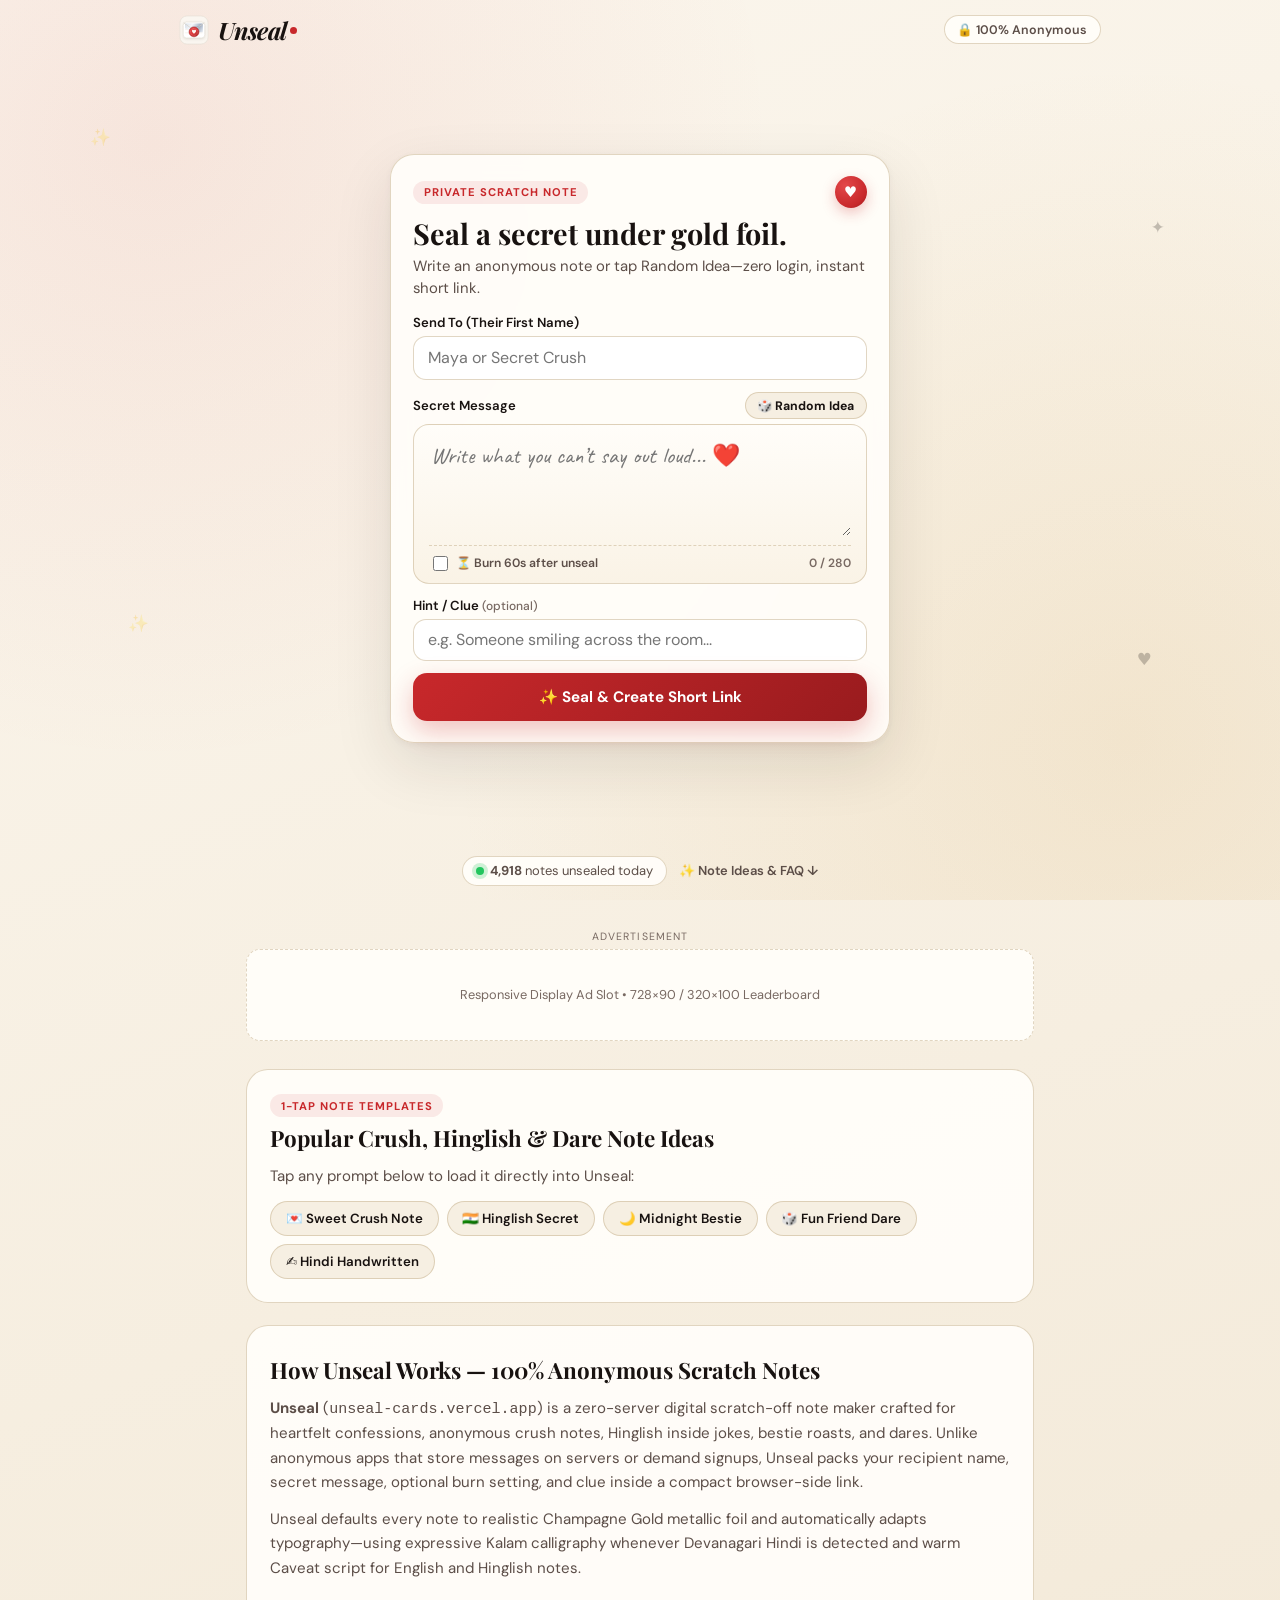
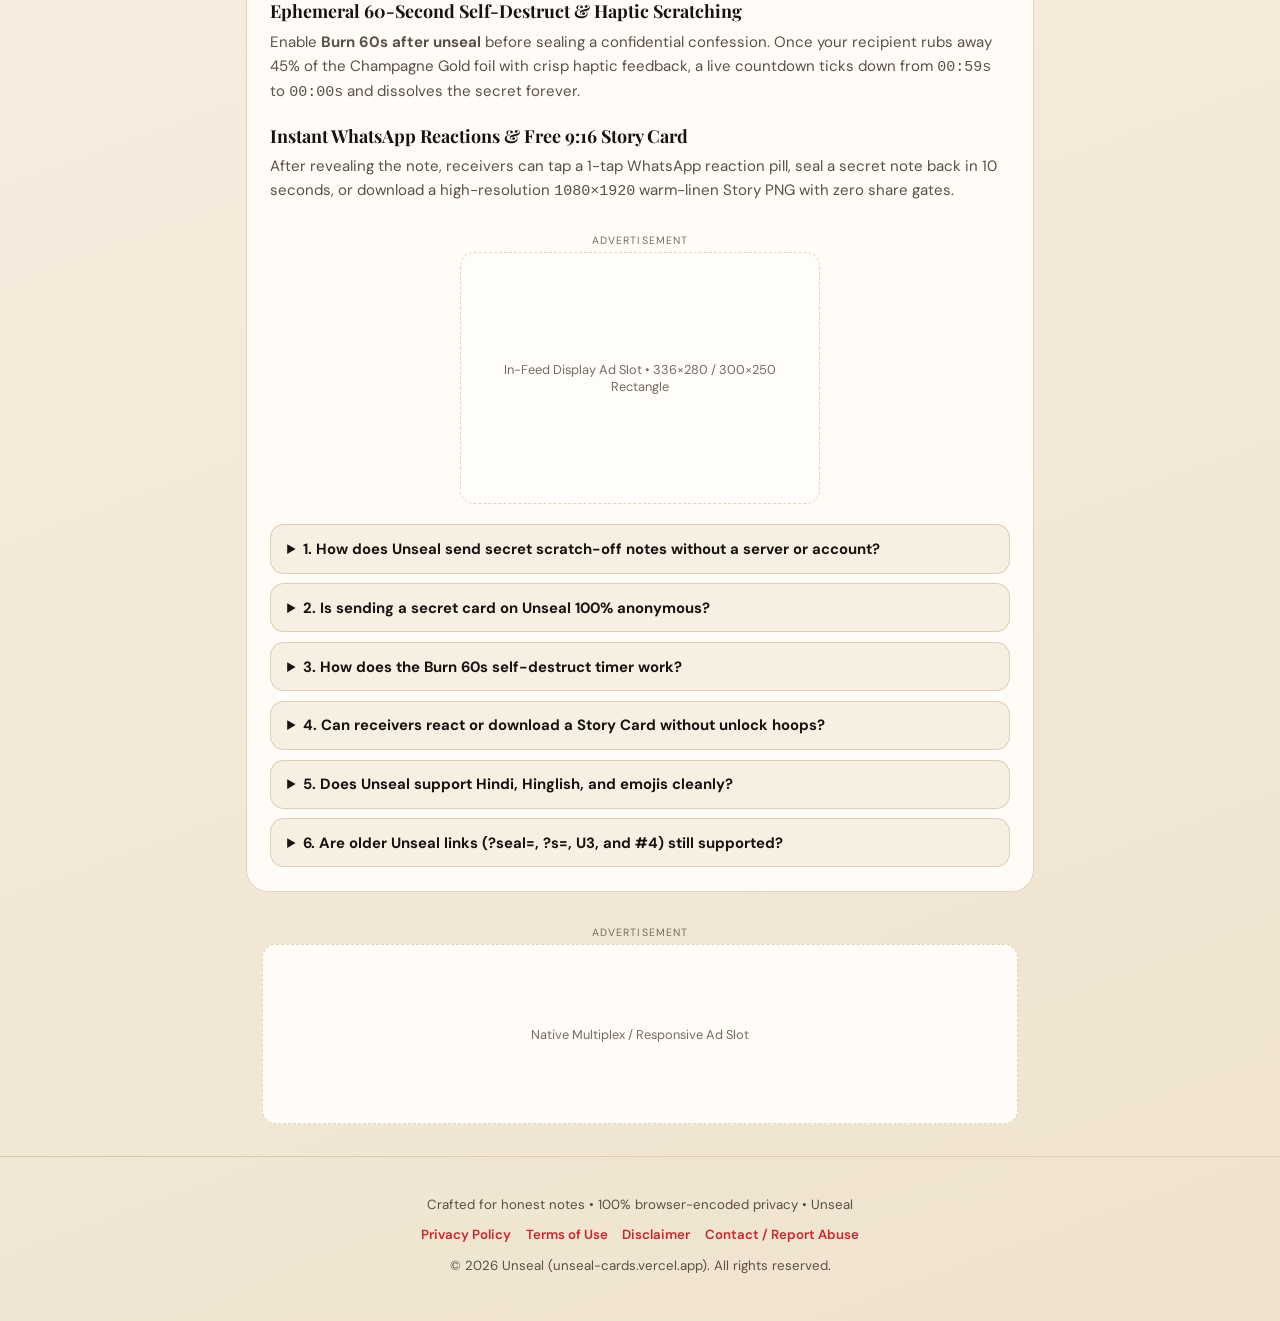
<file: index.html>
<!DOCTYPE html>
<html lang="en">

<head>
  <meta name="google-site-verification" content="S7rZ92XMf3c_kQliI7A_g4i2APwAkF-cC-5eMh1wmI8" />
  <meta charset="UTF-8">
  <meta name="viewport" content="width=device-width, initial-scale=1.0, viewport-fit=cover">

  <!-- Google Tag Manager (GTM) -->
  <script async src="https://www.googletagmanager.com/gtm.js?id=GTM-TVRB9WZV"></script>
  <script>
    window.dataLayer = window.dataLayer || [];
    function gtag() { dataLayer.push(arguments); }
    gtag('js', new Date());
  </script>

  <!-- Instant Receiver Boot Guard (zero composer flash) -->
  <script>
    (function () {
      var search = location.search || '';
      var hash = location.hash || '';
      var isSectionHash = /^#(privacy|terms|disclaimer|contact|editorialGuide|faqSection|ideaVault)$/i.test(hash);
      var isRec = !isSectionHash && (
        search.indexOf('seal=') !== -1 ||
        search.indexOf('s=') !== -1 ||
        /^#(s=|seal=|u3|u4|4|5)/i.test(hash) ||
        (hash.length > 18 && hash.indexOf(' ') === -1)
      );
      if (isRec) document.documentElement.classList.add('receiver-boot');
    })();
  </script>

  <title>Unseal — Anonymous Scratch-Off Secret Notes &amp; Confessions</title>
  <meta name="description"
    content="Send an anonymous Champagne Gold scratch-off note on WhatsApp &amp; Instagram with a short link. Optional 60s self-destruct timer, 1-tap WhatsApp reactions &amp; instant 9:16 Story Card export.">

  <!-- Google Search Console: Comprehensive High-Intent Keywords (English & Hinglish) -->
  <meta name="keywords"
    content="unseal, secret scratch note maker, anonymous secret message link whatsapp, secret crush confession card online, digital scratch card maker, confession link generator instagram story, self destruct secret note, anonymous hinglish confession link, pyar ka izhaar scratch card, secret dare link for friends, unseal-cards.vercel.app">
  <meta name="author" content="Unseal">
  <meta name="robots" content="index, follow, max-image-preview:large, max-snippet:-1, max-video-preview:-1">
  <meta name="theme-color" content="#C8282B">
  <meta name="mobile-web-app-capable" content="yes">
  <meta name="apple-mobile-web-app-capable" content="yes">
  <meta name="apple-mobile-web-app-status-bar-style" content="default">
  <meta name="apple-mobile-web-app-title" content="Unseal">

  <!-- Google AdSense Verification Slot -->
  <meta name="google-adsense-account" content="ca-pub-0000000000000000">

  <link rel="canonical" href="https://unseal-cards.vercel.app/">

  <!-- OpenGraph / WhatsApp / Telegram / Instagram Rich Link Preview Card -->
  <meta property="og:type" content="website">
  <meta property="og:site_name" content="Unseal">
  <meta property="og:locale" content="en_US">
  <meta property="og:url" content="https://unseal-cards.vercel.app/">
  <meta property="og:title" content="💌 Someone Sealed a Secret Note for You — Scratch Gold Foil to Unseal">
  <meta property="og:description"
    content="Rub Champagne Gold foil with your finger to reveal a private note before it vanishes—zero login required.">
  <meta property="og:image" content="https://unseal-cards.vercel.app/assets/og-image.png">
  <meta property="og:image:secure_url" content="https://unseal-cards.vercel.app/assets/og-image.png">
  <meta property="og:image:type" content="image/png">
  <meta property="og:image:width" content="1200">
  <meta property="og:image:height" content="630">
  <meta property="og:image:alt" content="Unseal private postcard sealed under brushed champagne gold foil">

  <!-- Twitter Card -->
  <meta name="twitter:card" content="summary_large_image">
  <meta name="twitter:title" content="💌 Someone Sealed a Secret Note for You — Unseal">
  <meta name="twitter:description"
    content="Rub brushed champagne gold foil to reveal a secret note + react back in 1 tap.">
  <meta name="twitter:image" content="https://unseal-cards.vercel.app/assets/og-image.png">

  <!-- Brand Icons & PWA Manifest -->
  <link rel="icon" type="image/svg+xml" href="assets/favicon.svg">
  <link rel="icon" type="image/png" sizes="32x32" href="assets/favicon-32x32.png">
  <link rel="apple-touch-icon" sizes="180x180" href="assets/apple-touch-icon.png">
  <link rel="manifest" href="site.webmanifest">

  <!-- Signature Curated Google Fonts (Caveat Script, Hindi Kalam, Playfair Display, DM Sans) -->
  <link rel="preconnect" href="https://fonts.googleapis.com">
  <link rel="preconnect" href="https://fonts.gstatic.com" crossorigin>
  <link
    href="https://fonts.googleapis.com/css2?family=Caveat:wght@600;700&amp;family=DM+Sans:ital,opsz,wght@0,9..40,400;0,9..40,500;0,9..40,600;0,9..40,700;1,9..40,400&amp;family=Kalam:wght@400;700&amp;family=Noto+Sans+Devanagari:wght@400;500;700&amp;family=Playfair+Display:ital,wght@0,600;0,700;1,500;1,700&amp;display=swap"
    rel="stylesheet">

  <!-- Stylesheet -->
  <link rel="stylesheet" href="styles.css">

  <!-- Schema.org JSON-LD: WebApplication -->
  <script type="application/ld+json">
  {
    "@context": "https://schema.org",
    "@type": "WebApplication",
    "name": "Unseal",
    "alternateName": "Unseal Anonymous Scratch-Off Secret Note App",
    "url": "https://unseal-cards.vercel.app/",
    "description": "Free zero-server scratch-off secret note maker with ultra-short browser-side links, Champagne Gold foil canvas, automatic Hindi Kalam and English Script handwriting, 60-second ephemeral burn timer, and free 1080x1920 Story Card export.",
    "applicationCategory": "SocialNetworkingApplication",
    "operatingSystem": "All",
    "browserRequirements": "Requires JavaScript and HTML5 Canvas",
    "isAccessibleForFree": true,
    "keywords": "secret scratch note maker, anonymous whatsapp confession link, hindi hinglish scratch card, self destruct note link",
    "image": "https://unseal-cards.vercel.app/assets/og-image.png",
    "offers": {
      "@type": "Offer",
      "price": "0",
      "priceCurrency": "USD"
    },
    "featureList": [
      "100% browser-encoded short links with zero server database storage",
      "Champagne Gold metallic foil canvas with tactile haptic feedback",
      "Auto-detected Hindi Kalam and English Caveat script handwriting",
      "Optional 60-second ephemeral self-destruct timer after reveal",
      "Instant 1-tap WhatsApp reactions and free 1080x1920 Story Card PNG export"
    ]
  }
  </script>

  <!-- Schema.org JSON-LD: FAQPage -->
  <script type="application/ld+json">
  {
    "@context": "https://schema.org",
    "@type": "FAQPage",
    "mainEntity": [
      {
        "@type": "Question",
        "name": "How does Unseal send secret scratch-off notes without a server or account?",
        "acceptedAnswer": {
          "@type": "Answer",
          "text": "Unseal compresses your recipient name, message, clue, and burn setting directly inside your browser into a short URL. No backend database or account ever reads or stores your note."
        }
      },
      {
        "@type": "Question",
        "name": "Is sending a secret card on Unseal 100% anonymous?",
        "acceptedAnswer": {
          "@type": "Answer",
          "text": "Yes. Unseal never asks for your name, phone number, email, or login. You choose how much hint—if any—to include inside the optional Clue box."
        }
      },
      {
        "@type": "Question",
        "name": "How does the Burn 60s self-destruct timer work?",
        "acceptedAnswer": {
          "@type": "Answer",
          "text": "When Burn 60s after unseal is enabled, a live 00:59s countdown begins as soon as the receiver scratches 45% of the gold foil. At 00:00, the secret note dissolves cleanly."
        }
      },
      {
        "@type": "Question",
        "name": "Can receivers react or download a Story Card without unlock hoops?",
        "acceptedAnswer": {
          "@type": "Answer",
          "text": "Yes. Right after unsealing, receivers can send a 1-tap WhatsApp reaction, seal a secret note back in 10 seconds, or freely download a 1080x1920 9:16 Story PNG."
        }
      },
      {
        "@type": "Question",
        "name": "Does Unseal support Hindi, Hinglish, and emojis cleanly?",
        "acceptedAnswer": {
          "@type": "Answer",
          "text": "Yes. Unseal automatically detects Hindi Devanagari text and switches to Kalam handwriting, while English and Hinglish appear in warm Caveat script."
        }
      },
      {
        "@type": "Question",
        "name": "Are older Unseal links (?seal=, ?s=, U3, and #4) still supported?",
        "acceptedAnswer": {
          "@type": "Answer",
          "text": "Yes. Unseal remains backward compatible with legacy ?seal=, ?s=, U3, #4, and #5 short links."
        }
      }
    ]
  }
  </script>

  <!-- Central Analytics & Monetization Config Slot -->
  <script>
    window.UNSEAL_CONFIG = {
      ga4Id: 'G-XXXXXXXXXX',
      adsenseClient: 'ca-pub-0000000000000000',
      siteOrigin: 'https://unseal-cards.vercel.app'
    };
  </script>
</head>

<body>

  <!-- ==================== FULL-RATIO ZERO-CLUTTER STAGE ==================== -->
  <div id="appFullscreenShell" class="app-fullscreen-shell">

    <!-- Clean Subtle Ambient Sparkles -->
    <div id="ambientSparkles" class="ambient-sparkles" aria-hidden="true">
      <span class="spark-dot s1" data-glyph="✨"></span>
      <span class="spark-dot s2" data-glyph="✦"></span>
      <span class="spark-dot s3" data-glyph="✨"></span>
      <span class="spark-dot s4" data-glyph="♥"></span>
    </div>

    <!-- CLEAN HEADER (Brand Left + Non-Clickable Trust Badge Right, ZERO Buttons) -->
    <header class="site-header">
      <a id="brandResetLink" href="./" class="brand-link" aria-label="Unseal Home">
        <img src="assets/logo.svg" alt="Unseal wax seal logo" width="32" height="32" class="brand-logo-img">
        <span class="brand-wordmark-wrap">
          <span class="brand-wordmark">Unseal</span>
          <span class="brand-wax-dot" aria-hidden="true"></span>
        </span>
      </a>

      <span class="trust-badge-pill">🔒 100% Anonymous</span>
    </header>

    <!-- CENTERED MAIN CARD STAGE -->
    <main class="main-stage">

      <!-- ==================== VIEW 1: WRITE & SEAL ==================== -->
      <section id="viewWrite" class="stage-view">

        <!-- Single-Viewport Clean Composer -->
        <article id="composerCard" class="paper-card composer-card">
          <div class="card-top-meta">
            <span class="kicker-badge">PRIVATE SCRATCH NOTE</span>
            <span class="signature-wax-chip" id="composerCrestChip" aria-hidden="true">♥</span>
          </div>

          <h1 class="card-headline">Seal a secret under gold foil.</h1>
          <p class="card-lead">Write an anonymous note or tap Random Idea—zero login, instant short link.</p>

          <div class="form-stack">
            <div class="field-group">
              <label for="recipientInput" class="field-label">Send To (Their First Name)</label>
              <input id="recipientInput" type="text" maxlength="32" autocomplete="off"
                placeholder="Maya or Secret Crush" class="text-input">
            </div>

            <div class="field-group">
              <div class="label-split">
                <label for="secretTextarea" class="field-label">Secret Message</label>
                <button id="shuffleIdeaBtn" type="button" class="shuffle-idea-btn">🎲 Random Idea</button>
              </div>

              <div id="letterBoxShell" class="signature-letter-box">
                <textarea id="secretTextarea" rows="3" maxlength="280" autocomplete="off"
                  placeholder="Write what you can’t say out loud... ❤️" class="letter-textarea font-script"></textarea>
                <div class="letter-box-footer">
                  <label class="burn-toggle-chip" title="Erase revealed note cleanly after 60 seconds">
                    <input id="burnTimerToggle" type="checkbox" class="burn-checkbox">
                    <span>⏳ Burn 60s after unseal</span>
                  </label>
                  <span id="secretCharCount" class="char-count">0 / 280</span>
                </div>
              </div>
            </div>

            <div class="field-group">
              <label for="clueInput" class="field-label">Hint / Clue <span class="label-muted">(optional)</span></label>
              <input id="clueInput" type="text" maxlength="80" autocomplete="off"
                placeholder="e.g. Someone smiling across the room..." class="text-input text-input-compact">
            </div>

            <button id="sealCardBtn" type="button" class="wax-seal-btn">
              <span>✨ Seal &amp; Create Short Link</span>
            </button>
          </div>
        </article>

        <!-- Frictionless 2-Button Sender Share Screen -->
        <article id="senderReadyCard" class="paper-card ready-card hidden">
          <div class="ready-top-bar">
            <div>
              <span class="kicker-badge">SEALED UNDER GOLD FOIL</span>
              <h2 id="readyHeadline" class="ready-title">Sealed for Someone ✨</h2>
            </div>
            <button id="editSealedBtn" type="button" class="text-action-btn">← Edit</button>
          </div>

          <!-- Encrypted Short Link Bar -->
          <div class="url-trust-wrap">
            <div class="url-copy-bar">
              <div class="url-text-wrap">
                <span class="url-icon" aria-hidden="true">🔒</span>
                <span id="previewUrlText" class="url-preview-text">https://unseal-cards.vercel.app/...</span>
              </div>
              <button id="copyUrlBtn" type="button" class="copy-pill-btn">Copy</button>
            </div>
            <p class="link-trust-caption">✅ Private encrypted link • Zero server storage</p>
          </div>

          <!-- Compact WhatsApp Link Preview Card -->
          <div class="wa-mini-preview" aria-label="WhatsApp link preview card">
            <img src="assets/og-image.png" alt="Unseal link preview" class="wa-mini-thumb" width="1200" height="630">
            <div class="wa-mini-copy">
              <span class="wa-mini-domain">unseal-cards.vercel.app</span>
              <strong id="waPreviewTitle" class="wa-mini-title">💌 For Maya — Scratch Gold Foil</strong>
              <span id="waPreviewSub" class="wa-mini-sub">Rub the screen before it disappears!</span>
            </div>
          </div>

          <!-- ONLY 2 BOLD HIGH-CONVERTING BUTTONS -->
          <div class="ready-cta-stack">
            <button id="whatsappShareBtn" type="button" class="btn-whatsapp">
              <span>💚 Send Secret Card on WhatsApp</span>
            </button>
            <button id="copyIgBtn" type="button" class="btn-instagram-copy">
              <span>📋 Copy Link for Instagram Story / Bio</span>
            </button>
          </div>

          <div class="ready-footer-links">
            <button id="testScratchBtn" type="button" class="text-action-btn">👀 Preview Scratch Card</button>
            <span class="dot-sep" aria-hidden="true">·</span>
            <button id="writeNewBtn" type="button" class="text-action-btn">+ Write Another</button>
          </div>
        </article>

      </section>

      <!-- ==================== VIEW 2: SCRATCH POSTCARD ==================== -->
      <section id="viewPreview" class="stage-view hidden">

        <div id="previewTopBar" class="preview-back-row hidden">
          <button id="backToReadyBtn" type="button" class="text-action-btn">← Back to Share Link</button>
        </div>

        <article id="receiverPostcard" class="paper-card receiver-card">
          <div class="card-top-meta">
            <span id="receiverMoodKicker" class="kicker-badge">SECRET POSTCARD</span>
            <div class="meta-right-cluster">
              <span id="burnCountdownBadge" class="burn-countdown-badge hidden" aria-live="polite">⏳ 60s</span>
              <div id="waxStampBadge" class="wax-stamp-badge" aria-hidden="true">♥</div>
            </div>
          </div>

          <h2 id="postcardHeading" class="card-headline postcard-heading">
            For You, someone sealed a secret note.
          </h2>

          <!-- Responsive Aspect-Ratio Champagne Gold Foil Scratch Canvas -->
          <div id="scratchBox" class="scratch-box">
            <div id="underneathSecretBox" class="underneath-secret-box">
              <span class="note-kicker">UNSEALED NOTE</span>
              <p id="revealedSecretText" class="revealed-secret-text font-script">
                Your handwritten secret note appears here once you scratch the foil.
              </p>
              <div class="note-signature-row">
                <span>💌 Sealed via Unseal</span>
                <span class="note-brand-italic">Unsealed</span>
              </div>
            </div>

            <canvas id="scratchCanvas" aria-label="Scratch off Champagne Gold foil to reveal secret message"></canvas>
            <canvas id="sparkleOverlayCanvas" class="sparkle-overlay-canvas" aria-hidden="true"></canvas>
          </div>

          <!-- Scratch Progress & Quick Reveal Fallback -->
          <div class="scratch-controls-row">
            <span id="scratchStatusPill" class="scratch-status-pill">🪙 Rub gold foil gently to unseal</span>
            <button id="quickRevealBtn" type="button" class="text-action-btn">Quick Reveal</button>
          </div>

          <!-- Sender Clue Box -->
          <div class="clue-card">
            <span class="clue-label">🕵️ CLUE FROM SENDER</span>
            <p id="revealedClueText" class="clue-text">"A quiet admirer"</p>
          </div>

          <!-- Receiver Post-Reveal Viral Chain Loop (Revealed at 45% Scratch) -->
          <div id="postRevealActions" class="post-reveal-actions hidden">

            <div class="reaction-section">
              <span class="reaction-heading">Send Reaction Back</span>
              <div id="receiverReactionsRow" class="reaction-bar" aria-label="1-tap WhatsApp reactions">
                <button type="button" class="react-pill" data-react="❤️ Blushing rn">❤️ Blushing rn</button>
                <button type="button" class="react-pill" data-react="😳 Wait, who is this?!">😳 Wait, who is
                  this?!</button>
                <button type="button" class="react-pill" data-react="🔥 Caught you!">🔥 Caught you!</button>
                <button type="button" class="react-pill" data-react="😂 Chal jhoothe!">😂 Chal jhoothe!</button>
              </div>
            </div>

            <div class="viral-chain-stack">
              <button id="sealBackBtn" type="button" class="wax-seal-btn">
                <span>💌 Seal a Secret Note Back (Takes 10s)</span>
              </button>
              <button id="downloadStoryCardBtn" type="button" class="btn-outline-story">
                <span>📸 Download Story Card for IG / Status</span>
              </button>
            </div>

          </div>

        </article>

      </section>

    </main>

    <!-- SUBTLE BOTTOM SOCIAL PROOF & SCROLL CUE -->
    <footer class="stage-bottom-bar">
      <div class="live-counter-pill" title="Live notes unsealed today">
        <span class="live-pulse-dot" aria-hidden="true"></span>
        <span><strong id="liveCounterCount">4,918</strong> notes unsealed today</span>
      </div>
      <a href="#editorialGuide" class="scroll-cue-link">✨ Note Ideas &amp; FAQ ↓</a>
    </footer>

  </div><!-- /.app-fullscreen-shell -->

  <!-- GLOBAL FLOATING TOAST FEEDBACK -->
  <div id="toastBanner" class="toast-banner hidden" role="status" aria-live="polite"></div>

  <!-- ==================== ADSENSE SLOT 1: SAFE BELOW-STAGE LEADERBOARD ==================== -->
  <aside id="editorialGuide" class="ad-wrapper" aria-label="Advertisement">
    <span class="ad-label">Advertisement</span>
    <div id="ad-slot-leaderboard" class="ad-slot ad-slot-banner">
      <span>Responsive Display Ad Slot • 728×90 / 320×100 Leaderboard</span>
    </div>
  </aside>

  <!-- ==================== BELOW THE FOLD: SEO IDEA CHIPS, EDITORIAL & FAQ ==================== -->
  <section class="editorial-section" aria-label="Secret Confession Ideas, How Unseal Works &amp; FAQs">

    <div class="ideas-box">
      <div class="ideas-head">
        <span class="kicker-badge">1-TAP NOTE TEMPLATES</span>
        <h2 class="editorial-heading">Popular Crush, Hinglish &amp; Dare Note Ideas</h2>
        <p class="ideas-sub">Tap any prompt below to load it directly into Unseal:</p>
      </div>
      <div id="ideasChipsGrid" class="ideas-chips-grid">
        <button type="button" class="idea-chip" data-rec="Crush"
          data-msg="Every time your name pops up on my screen, my whole mood shifts ❤️✨"
          data-clue="Someone who smiles at your texts">💌 Sweet Crush Note</button>
        <button type="button" class="idea-chip" data-rec="Yaar"
          data-msg="Sach bolu toh tumhare bina hangout boring lagta hai 🥹🔥" data-clue="Back bench gang">🇮🇳 Hinglish
          Secret</button>
        <button type="button" class="idea-chip" data-rec="Bestie"
          data-msg="Midnight truth: you're my favorite person to overthink with at 2 AM 🌙✨"
          data-clue="Your 2 AM buddy">🌙 Midnight Bestie</button>
        <button type="button" class="idea-chip" data-rec="Buddy"
          data-msg="Dare: reply with a voice note singing your fav song right now 👀🎤" data-clue="No backing out">🎲
          Fun Friend Dare</button>
        <button type="button" class="idea-chip" data-rec="Dost"
          data-msg="तुम्हारी मुस्कान आज भी पूरा दिन बना देती है ✨❤️" data-clue="एक चुपचाप चाहने वाला">✍️ Hindi
          Handwritten</button>
      </div>
    </div>

    <article class="editorial-box">
      <h2 class="editorial-heading">How Unseal Works — 100% Anonymous Scratch Notes</h2>
      <p class="editorial-p">
        <strong>Unseal</strong> (<code>unseal-cards.vercel.app</code>) is a zero-server digital scratch-off note maker
        crafted for heartfelt confessions, anonymous crush notes, Hinglish inside jokes, bestie roasts, and dares.
        Unlike anonymous apps that store messages on servers or demand signups, Unseal packs your recipient name,
        secret message, optional burn setting, and clue inside a compact browser-side link.
      </p>
      <p class="editorial-p">
        Unseal defaults every note to realistic Champagne Gold metallic foil and automatically adapts typography—using
        expressive Kalam calligraphy whenever Devanagari Hindi is detected and warm Caveat script for English and
        Hinglish notes.
      </p>

      <h3 class="editorial-subheading">Ephemeral 60-Second Self-Destruct &amp; Haptic Scratching</h3>
      <p class="editorial-p">
        Enable <strong>Burn 60s after unseal</strong> before sealing a confidential confession. Once your recipient rubs
        away 45% of the Champagne Gold foil with crisp haptic feedback, a live countdown ticks down from
        <code>00:59s</code> to <code>00:00s</code> and dissolves the secret forever.
      </p>

      <h3 class="editorial-subheading">Instant WhatsApp Reactions &amp; Free 9:16 Story Card</h3>
      <p class="editorial-p">
        After revealing the note, receivers can tap a 1-tap WhatsApp reaction pill, seal a secret note back in 10
        seconds, or download a high-resolution <code>1080×1920</code> warm-linen Story PNG with zero share gates.
      </p>

      <!-- ADSENSE SLOT 2: Clean Mid-Editorial In-Article Rectangle -->
      <aside class="ad-wrapper ad-inline-wrapper" aria-label="Advertisement">
        <span class="ad-label">Advertisement</span>
        <div id="ad-slot-rectangle" class="ad-slot ad-slot-rect">
          <span>In-Feed Display Ad Slot • 336×280 / 300×250 Rectangle</span>
        </div>
      </aside>

      <div id="faqSection" class="faq-accordion-list">
        <details class="faq-item">
          <summary class="faq-summary">1. How does Unseal send secret scratch-off notes without a server or account?
          </summary>
          <p class="faq-body">
            Unseal compresses your recipient name, message, clue, and burn setting directly inside your browser into a
            short URL. No backend database or account ever reads or stores your note.
          </p>
        </details>

        <details class="faq-item">
          <summary class="faq-summary">2. Is sending a secret card on Unseal 100% anonymous?</summary>
          <p class="faq-body">
            Yes. Unseal never asks for your name, phone number, email, or login. You choose how much hint—if any—to
            include inside the optional Clue box.
          </p>
        </details>

        <details class="faq-item">
          <summary class="faq-summary">3. How does the Burn 60s self-destruct timer work?</summary>
          <p class="faq-body">
            When Burn 60s after unseal is enabled, a live <code>00:59s</code> countdown begins as soon as the receiver
            scratches 45% of the gold foil. At <code>00:00</code>, the secret dissolves cleanly.
          </p>
        </details>

        <details class="faq-item">
          <summary class="faq-summary">4. Can receivers react or download a Story Card without unlock hoops?</summary>
          <p class="faq-body">
            Yes. Right after unsealing, receivers can send a 1-tap WhatsApp reaction, seal a secret note back in 10
            seconds, or freely download a 1080×1920 9:16 Story PNG.
          </p>
        </details>

        <details class="faq-item">
          <summary class="faq-summary">5. Does Unseal support Hindi, Hinglish, and emojis cleanly?</summary>
          <p class="faq-body">
            Yes. Unseal automatically detects Hindi Devanagari characters and switches to Kalam handwriting, while
            English and Hinglish render in warm Caveat script.
          </p>
        </details>

        <details class="faq-item">
          <summary class="faq-summary">6. Are older Unseal links (?seal=, ?s=, U3, and #4) still supported?</summary>
          <p class="faq-body">
            Yes. Unseal remains backward compatible with legacy <code>?seal=</code> and <code>?s=</code> links
            alongside U3, #4, and #5 short links.
          </p>
        </details>
      </div>
    </article>

    <!-- ADSENSE SLOT 3: Matched Content / Footer Multiplex Ad Container -->
    <aside class="ad-wrapper" style="margin-top:1.75rem;" aria-label="Advertisement">
      <span class="ad-label">Advertisement</span>
      <div id="ad-slot-multiplex" class="ad-slot ad-slot-multiplex">
        <span>Native Multiplex / Responsive Ad Slot</span>
      </div>
    </aside>
  </section>

  <!-- FOOTER & ADSENSE COMPLIANCE TRUST PAGES -->
  <footer class="site-footer">
    <p class="footer-tagline">Crafted for honest notes • 100% browser-encoded privacy • Unseal</p>
    <nav class="footer-legal-nav" aria-label="Legal and Compliance Pages">
      <a href="#privacy" class="footer-legal-link" data-open-legal="privacy">Privacy Policy</a>
      <a href="#terms" class="footer-legal-link" data-open-legal="terms">Terms of Use</a>
      <a href="#disclaimer" class="footer-legal-link" data-open-legal="disclaimer">Disclaimer</a>
      <a href="#contact" class="footer-legal-link" data-open-legal="contact">Contact / Report Abuse</a>
    </nav>
    <p class="footer-copy">© 2026 Unseal (unseal-cards.vercel.app). All rights reserved.</p>
  </footer>

  <!-- LEGAL COMPLIANCE MODAL -->
  <div id="legalModal" class="modal-backdrop hidden" role="dialog" aria-modal="true" aria-labelledby="legalModalTitle">
    <div class="modal-card legal-modal-card">
      <div class="legal-modal-head">
        <span id="legalModalTitle" class="legal-modal-title">Unseal Privacy &amp; Compliance</span>
        <button id="closeLegalModalBtn" type="button" class="modal-close-x" aria-label="Close legal dialog">✕</button>
      </div>

      <div class="legal-tabs" role="tablist" aria-label="Legal sections">
        <button type="button" class="legal-tab-btn active" data-legal-tab="privacy">Privacy Policy</button>
        <button type="button" class="legal-tab-btn" data-legal-tab="terms">Terms of Use</button>
        <button type="button" class="legal-tab-btn" data-legal-tab="disclaimer">Disclaimer</button>
        <button type="button" class="legal-tab-btn" data-legal-tab="contact">Contact / Report</button>
      </div>

      <div class="legal-body">
        <section class="legal-panel" data-legal-panel="privacy">
          <h3>Privacy Policy</h3>
          <p><strong>Effective Date:</strong> November 2026</p>
          <p>
            <strong>Unseal</strong> (<code>unseal-cards.vercel.app</code>) operates using <strong>zero-server
              client-side URL encoding</strong>. Secret messages, recipient names, and clues remain inside your browser
            and URL fragment—never transmitted to or stored on Unseal servers.
          </p>
          <h4>Google AdSense, GA4 Analytics &amp; Cookies (DART Cookie Notice)</h4>
          <ul>
            <li>Google and third-party vendors use cookies (including the <strong>Google DART cookie</strong>) to serve
              relevant ads based on prior visits to Unseal or other websites.</li>
            <li>When enabled, Google Analytics 4 collects aggregated usage metrics without ever capturing your private
              secret note text or URL hash fragments.</li>
            <li>Visitors may opt out of personalized advertising via <a href="https://adssettings.google.com"
                target="_blank" rel="noopener noreferrer">Google Ads Settings</a> or <a
                href="https://www.aboutads.info/choices/" target="_blank" rel="noopener noreferrer">aboutads.info</a>.
            </li>
          </ul>
        </section>

        <section class="legal-panel hidden" data-legal-panel="terms">
          <h3>Terms of Use</h3>
          <ul>
            <li>You must be at least 13 years old (or meet local digital consent requirements) to use Unseal.</li>
            <li>You agree never to compose or send harassment, threats, hate speech, impersonation, doxxing, explicit
              abuse, or malicious links.</li>
            <li>You are solely responsible for notes composed and distributed via external messaging services.</li>
          </ul>
        </section>

        <section class="legal-panel hidden" data-legal-panel="disclaimer">
          <h3>Disclaimer</h3>
          <p>
            Unseal is provided “as-is” for friendly confessions and playful creative communication. Because no user
            messages are stored on our servers, deleted or lost links cannot be recovered.
          </p>
        </section>

        <section class="legal-panel hidden" data-legal-panel="contact">
          <h3>Contact &amp; Report Abuse</h3>
          <p>
            Questions or abuse reports: email <a
              href="mailto:support@unseal-cards.vercel.app">support@unseal-cards.vercel.app</a>. Because no notes live
            on servers, blocking unwanted contacts directly inside WhatsApp or Instagram stops future messages
            immediately.
          </p>
          <form id="abuseReportForm" class="form-stack" style="margin-top:0.75rem;">
            <div class="field-group">
              <label for="reportReason" class="field-label">Topic</label>
              <select id="reportReason" class="text-input text-input-compact">
                <option value="Report Harassment or Abuse">Report Harassment or Abuse</option>
                <option value="Technical Bug / Display Issue">Technical Bug / Display Issue</option>
                <option value="Privacy or AdSense Inquiry">Privacy or AdSense Inquiry</option>
              </select>
            </div>
            <div class="field-group">
              <label for="reportDetails" class="field-label">Details</label>
              <textarea id="reportDetails" rows="3" class="text-input text-input-compact"
                placeholder="Describe the issue..."></textarea>
            </div>
            <button type="submit" class="wax-seal-btn" style="padding:0.75rem 1rem;">Prepare Email Report</button>
          </form>
        </section>
      </div>
    </div>
  </div>

  <script src="app.js" defer></script>
</body>

</html>
</file>
<file: styles.css>
/* ==================== UNSEAL — ZERO-CLUTTER VIRAL EDITION ==================== */
:root {
  --bg-top: #FBF6ED;
  --bg-bottom: #EFE3CE;
  --stage-glow-1: rgba(200, 40, 43, 0.08);
  --stage-glow-2: rgba(212, 162, 76, 0.14);

  --card-surface: rgba(255, 253, 249, 0.95);
  --card-border: rgba(201, 182, 148, 0.56);
  --paper-velvet: linear-gradient(180deg, #FFFDF9 0%, #FAF3E6 100%);
  --input-bg: #FFFFFF;
  --soft-bg: #F6EFE2;
  --clue-bg: rgba(255, 251, 243, 0.94);

  --ink: #181210;
  --ink-signature: #181210;
  --ink-muted: #5C4E48;
  --ink-subtle: #786962;
  --stone-500: #786962;

  --accent: #C8282B;
  --accent-deep: #991B1E;
  --accent-glow: rgba(200, 40, 43, 0.28);
  --accent-soft: rgba(200, 40, 43, 0.09);

  --gold: #C9973A;
  --whatsapp: #18A34A;
  --whatsapp-deep: #13823B;

  --font-display: 'Playfair Display', Georgia, serif;
  --font-ui: 'DM Sans', system-ui, -apple-system, sans-serif;
  --font-script: 'Caveat', 'Kalam', 'Noto Sans Devanagari', cursive;
  --font-hindi: 'Kalam', 'Noto Sans Devanagari', cursive;

  --radius-card: 24px;
  --radius-box: 16px;
  --shadow-card: 0 22px 60px rgba(38, 25, 16, 0.11), 0 2px 10px rgba(38, 25, 16, 0.05);
  --shadow-btn: 0 10px 26px var(--accent-glow);
}

/* ==================== RESET & INSTANT RECEIVER GUARD ==================== */
*,
*::before,
*::after {
  box-sizing: border-box;
}

html,
body {
  margin: 0;
  padding: 0;
  min-height: 100dvh;
  font-family: var(--font-ui);
  color: var(--ink);
  background: linear-gradient(160deg, var(--bg-top) 0%, var(--bg-bottom) 100%);
  overflow-x: hidden;
  overflow-y: auto;
  -webkit-font-smoothing: antialiased;
}

html.receiver-boot #viewWrite {
  display: none !important;
}

html.receiver-boot #viewPreview {
  display: block !important;
}

.hidden {
  display: none !important;
}

button,
input,
textarea,
select {
  font-family: inherit;
}

.font-script {
  font-family: var(--font-script) !important;
}

.font-hindi {
  font-family: var(--font-hindi) !important;
}

/* ==================== FULLSCREEN ADAPTIVE SHELL ==================== */
.app-fullscreen-shell {
  position: relative;
  min-height: 100dvh;
  display: flex;
  flex-direction: column;
  justify-content: space-between;
  background:
    radial-gradient(circle at 12% 16%, var(--stage-glow-1), transparent 46%),
    radial-gradient(circle at 88% 82%, var(--stage-glow-2), transparent 50%);
  overflow-x: hidden;
}

.ambient-sparkles {
  position: fixed;
  inset: 0;
  pointer-events: none;
  z-index: 0;
  overflow: hidden;
}

.spark-dot {
  position: absolute;
  font-size: 1.05rem;
  opacity: 0.24;
  animation: floatSpark 11s ease-in-out infinite;
}

.spark-dot::before {
  content: attr(data-glyph);
}

.s1 {
  top: 14%;
  left: 7%;
  animation-delay: 0s;
}

.s2 {
  top: 24%;
  right: 9%;
  animation-delay: 2.2s;
}

.s3 {
  top: 68%;
  left: 10%;
  animation-delay: 4.5s;
}

.s4 {
  top: 72%;
  right: 10%;
  animation-delay: 1.5s;
}

@keyframes floatSpark {

  0%,
  100% {
    transform: translateY(0px) rotate(0deg);
  }

  50% {
    transform: translateY(-16px) rotate(12deg);
  }
}

/* ==================== CLEAN HEADER (ZERO BUTTONS) ==================== */
.site-header {
  position: relative;
  z-index: 10;
  width: 100%;
  max-width: 960px;
  margin: 0 auto;
  padding: 0.85rem 1.2rem;
  display: flex;
  align-items: center;
  justify-content: space-between;
  gap: 0.75rem;
}

.brand-link {
  display: inline-flex;
  align-items: center;
  gap: 0.52rem;
  text-decoration: none;
  color: var(--ink);
  flex-shrink: 0;
}

.brand-logo-img {
  width: 30px;
  height: 30px;
  display: block;
}

.brand-wordmark-wrap {
  display: inline-flex;
  align-items: baseline;
  gap: 3px;
}

.brand-wordmark {
  font-family: var(--font-display);
  font-style: italic;
  font-weight: 700;
  font-size: clamp(1.28rem, 3.2vw, 1.5rem);
  letter-spacing: -0.02em;
  color: var(--ink);
}

.brand-wax-dot {
  width: 7px;
  height: 7px;
  border-radius: 50%;
  background: var(--accent);
  display: inline-block;
  transform: translateY(-6px);
}

.trust-badge-pill {
  display: inline-flex;
  align-items: center;
  gap: 0.32rem;
  background: var(--card-surface);
  border: 1px solid var(--card-border);
  border-radius: 999px;
  padding: 0.36rem 0.78rem;
  font-size: 0.78rem;
  font-weight: 600;
  color: var(--ink-muted);
  user-select: none;
  pointer-events: none;
  white-space: nowrap;
}

/* ==================== MAIN STAGE & CARDS ==================== */
.main-stage {
  position: relative;
  z-index: 5;
  flex: 1;
  width: 100%;
  display: flex;
  flex-direction: column;
  align-items: center;
  justify-content: center;
  padding: 0.25rem 0.95rem 0.95rem;
}

.stage-view {
  width: 100%;
  max-width: 500px;
}

.paper-card {
  width: 100%;
  background: var(--card-surface);
  backdrop-filter: blur(14px);
  border: 1px solid var(--card-border);
  border-radius: var(--radius-card);
  padding: 1.35rem 1.4rem;
  box-shadow: var(--shadow-card);
}

.card-top-meta {
  display: flex;
  align-items: center;
  justify-content: space-between;
  flex-wrap: wrap;
  gap: 0.45rem 0.6rem;
  margin-bottom: 0.55rem;
}

.meta-right-cluster {
  display: inline-flex;
  align-items: center;
  gap: 0.42rem;
  margin-left: auto;
  max-width: 100%;
}

.kicker-badge {
  display: inline-block;
  font-size: 0.7rem;
  font-weight: 700;
  letter-spacing: 0.09em;
  text-transform: uppercase;
  color: var(--accent);
  background: var(--accent-soft);
  padding: 0.28rem 0.65rem;
  border-radius: 999px;
}

.signature-wax-chip,
.wax-stamp-badge {
  width: 32px;
  height: 32px;
  border-radius: 50%;
  background: radial-gradient(circle at 32% 30%, #E3484A 0%, var(--accent) 68%, var(--accent-deep) 100%);
  color: #FFFFFF;
  display: grid;
  place-items: center;
  font-size: 0.92rem;
  box-shadow: 0 5px 14px var(--accent-glow);
  flex-shrink: 0;
}

.card-headline {
  font-family: var(--font-display);
  font-size: clamp(1.38rem, 4vw, 1.8rem);
  font-weight: 700;
  line-height: 1.16;
  margin: 0 0 0.35rem;
  color: var(--ink);
}

.card-lead {
  font-size: clamp(0.86rem, 2.4vw, 0.93rem);
  line-height: 1.45;
  color: var(--ink-muted);
  margin: 0 0 0.9rem;
}

/* ==================== COMPOSER FORM & VIRAL SHUFFLER ==================== */
.form-stack {
  display: flex;
  flex-direction: column;
  gap: 0.78rem;
}

.field-group {
  display: flex;
  flex-direction: column;
  gap: 0.32rem;
}

.field-label {
  font-size: 0.82rem;
  font-weight: 600;
  color: var(--ink);
}

.label-muted {
  font-size: 0.75rem;
  font-weight: 500;
  color: var(--ink-subtle);
}

.label-split {
  display: flex;
  align-items: center;
  justify-content: space-between;
  gap: 0.5rem;
}

.shuffle-idea-btn {
  display: inline-flex;
  align-items: center;
  gap: 0.28rem;
  border: 1px solid var(--card-border);
  background: var(--soft-bg);
  color: var(--ink);
  border-radius: 999px;
  padding: 0.28rem 0.72rem;
  font-size: 0.77rem;
  font-weight: 700;
  cursor: pointer;
  transition: transform 0.14s ease, border-color 0.14s ease, background 0.14s ease;
}

.shuffle-idea-btn:hover {
  border-color: var(--accent);
  background: var(--accent-soft);
  color: var(--accent);
}

.shuffle-idea-btn:active {
  transform: scale(0.95);
}

@keyframes cardPopIn {
  0% {
    transform: scale(1);
  }

  40% {
    transform: scale(1.022);
    border-color: var(--accent);
  }

  100% {
    transform: scale(1);
  }
}

.is-popping {
  animation: cardPopIn 0.28s ease-out;
}

/* 16px minimum prevents iOS Safari auto-zoom on focus */
.text-input {
  width: 100%;
  border: 1.5px solid var(--card-border);
  border-radius: 13px;
  padding: 0.66rem 0.88rem;
  background: var(--input-bg);
  color: var(--ink);
  font-size: 16px;
  outline: none;
  transition: border-color 0.16s ease, box-shadow 0.16s ease;
}

.text-input:focus {
  border-color: var(--accent);
  box-shadow: 0 0 0 3px var(--accent-soft);
}

.text-input-compact {
  padding: 0.6rem 0.88rem;
}

/* Smooth Unlined Luxury Velvet Stationery */
.signature-letter-box {
  border: 1.5px solid var(--card-border);
  border-radius: var(--radius-box);
  background: var(--paper-velvet);
  padding: 0.78rem 0.9rem 0.58rem;
  transition: border-color 0.16s ease, box-shadow 0.16s ease;
}

.signature-letter-box:focus-within {
  border-color: var(--accent);
  box-shadow: 0 0 0 3px var(--accent-soft);
}

.letter-textarea {
  width: 100%;
  border: none;
  background: transparent;
  color: var(--ink);
  resize: vertical;
  min-height: 82px;
  outline: none;
  font-size: clamp(1.22rem, 3.8vw, 1.42rem);
  line-height: 1.38;
}

.letter-box-footer {
  display: flex;
  align-items: center;
  justify-content: space-between;
  gap: 0.5rem;
  padding-top: 0.42rem;
  margin-top: 0.26rem;
  border-top: 1px dashed var(--card-border);
}

.burn-toggle-chip {
  display: inline-flex;
  align-items: center;
  gap: 0.35rem;
  font-size: 0.76rem;
  font-weight: 600;
  color: var(--ink-muted);
  cursor: pointer;
  user-select: none;
}

.burn-checkbox {
  accent-color: var(--accent);
  width: 15px;
  height: 15px;
  cursor: pointer;
}

.char-count {
  font-size: 0.75rem;
  font-weight: 600;
  color: var(--ink-subtle);
}

/* Primary Action Buttons */
.wax-seal-btn,
.btn-whatsapp,
.btn-instagram-copy,
.btn-outline-story {
  width: 100%;
  border: none;
  border-radius: 14px;
  padding: 0.86rem 1.05rem;
  font-size: 0.95rem;
  font-weight: 700;
  cursor: pointer;
  display: inline-flex;
  align-items: center;
  justify-content: center;
  gap: 0.45rem;
  transition: transform 0.14s ease, box-shadow 0.16s ease, filter 0.15s ease;
}

.wax-seal-btn {
  background: linear-gradient(135deg, var(--accent) 0%, var(--accent-deep) 100%);
  color: #FFFFFF;
  box-shadow: var(--shadow-btn);
}

.wax-seal-btn:hover {
  transform: translateY(-1px);
  filter: brightness(1.04);
}

.btn-whatsapp {
  background: linear-gradient(135deg, #22C55E 0%, #15803D 100%);
  color: #FFFFFF;
  box-shadow: 0 9px 22px rgba(24, 163, 74, 0.25);
}

.btn-instagram-copy {
  background: linear-gradient(135deg, #E1306C 0%, #9333EA 100%);
  color: #FFFFFF;
  box-shadow: 0 9px 22px rgba(147, 51, 234, 0.22);
}

.btn-outline-story {
  background: var(--soft-bg);
  color: var(--ink);
  border: 1.5px solid var(--card-border);
}

.btn-whatsapp:hover,
.btn-instagram-copy:hover,
.btn-outline-story:hover {
  transform: translateY(-1px);
}

.text-action-btn {
  border: none;
  background: transparent;
  color: var(--accent);
  font-weight: 700;
  font-size: 0.85rem;
  cursor: pointer;
  padding: 0.28rem 0.45rem;
}

/* ==================== SENDER READY VIEW (FRICTIONLESS 2 BUTTONS) ==================== */
.ready-top-bar {
  display: flex;
  align-items: flex-start;
  justify-content: space-between;
  gap: 0.65rem;
  margin-bottom: 0.85rem;
}

.ready-title {
  font-family: var(--font-display);
  font-size: clamp(1.26rem, 3.8vw, 1.46rem);
  margin: 0.35rem 0 0;
  color: var(--ink);
}

.url-trust-wrap {
  margin-bottom: 0.85rem;
}

.url-copy-bar {
  display: flex;
  align-items: center;
  justify-content: space-between;
  gap: 0.5rem;
  background: var(--input-bg);
  border: 1.5px solid var(--card-border);
  border-radius: 13px;
  padding: 0.48rem 0.52rem 0.48rem 0.78rem;
}

.url-text-wrap {
  display: flex;
  align-items: center;
  gap: 0.45rem;
  min-width: 0;
  flex: 1;
}

.url-preview-text {
  font-size: 0.84rem;
  font-weight: 600;
  color: var(--ink);
  white-space: nowrap;
  overflow: hidden;
  text-overflow: ellipsis;
}

.copy-pill-btn {
  border: none;
  border-radius: 9px;
  background: var(--accent);
  color: #FFFFFF;
  font-weight: 700;
  font-size: 0.78rem;
  padding: 0.44rem 0.85rem;
  cursor: pointer;
  flex-shrink: 0;
}

.link-trust-caption {
  font-size: 0.76rem;
  color: var(--ink-muted);
  margin: 0.35rem 0 0;
}

.wa-mini-preview {
  display: grid;
  grid-template-columns: 92px 1fr;
  gap: 0.72rem;
  align-items: center;
  border: 1px solid var(--card-border);
  border-radius: 14px;
  background: var(--soft-bg);
  padding: 0.55rem;
  margin-bottom: 0.95rem;
}

.wa-mini-thumb {
  width: 92px;
  height: 54px;
  object-fit: cover;
  border-radius: 9px;
  display: block;
}

.wa-mini-copy {
  display: flex;
  flex-direction: column;
  min-width: 0;
}

.wa-mini-domain {
  font-size: 0.7rem;
  font-weight: 600;
  color: var(--ink-subtle);
}

.wa-mini-title {
  font-size: 0.86rem;
  color: var(--ink);
  white-space: nowrap;
  overflow: hidden;
  text-overflow: ellipsis;
}

.wa-mini-sub {
  font-size: 0.74rem;
  color: var(--ink-muted);
  white-space: nowrap;
  overflow: hidden;
  text-overflow: ellipsis;
}

.ready-cta-stack {
  display: flex;
  flex-direction: column;
  gap: 0.62rem;
  margin-bottom: 0.9rem;
}

.ready-footer-links {
  display: flex;
  align-items: center;
  justify-content: center;
  gap: 0.5rem;
}

.dot-sep {
  color: var(--ink-subtle);
}

/* ==================== RECEIVER SCRATCH POSTCARD ==================== */
.preview-back-row {
  margin-bottom: 0.55rem;
}

.postcard-heading {
  margin-bottom: 0.8rem;
}

.burn-countdown-badge {
  display: inline-flex;
  align-items: center;
  gap: 0.28rem;
  font-size: 0.75rem;
  font-weight: 700;
  color: #B91C1C;
  background: #FEE2E2;
  border: 1px solid #FCA5A5;
  padding: 0.25rem 0.62rem;
  border-radius: 999px;
  white-space: nowrap;
}

/* Aspect-Ratio Responsive Gold Foil Box */
.scratch-box {
  position: relative;
  width: 100%;
  aspect-ratio: 300 / 190;
  min-height: 196px;
  border-radius: 18px;
  overflow: hidden;
  border: 1.5px solid var(--card-border);
  background: var(--paper-velvet);
  margin-bottom: 0.72rem;
  user-select: none;
  -webkit-user-select: none;
}

.underneath-secret-box {
  position: relative;
  z-index: 1;
  width: 100%;
  height: 100%;
  padding: 1.05rem 1.15rem;
  background: var(--paper-velvet);
  display: flex;
  flex-direction: column;
  justify-content: space-between;
  transition: filter 0.75s ease, opacity 0.75s ease;
}

.underneath-secret-box.is-evaporated {
  filter: blur(8px);
  opacity: 0.42;
  user-select: none;
}

.note-kicker {
  font-size: 0.68rem;
  font-weight: 700;
  letter-spacing: 0.08em;
  color: var(--accent);
}

.revealed-secret-text {
  font-size: clamp(1.32rem, 4.2vw, 1.64rem);
  line-height: 1.32;
  color: var(--ink);
  margin: 0.35rem 0;
  word-break: break-word;
  overflow-y: auto;
}

.note-signature-row {
  display: flex;
  justify-content: space-between;
  align-items: center;
  font-size: 0.75rem;
  color: var(--ink-subtle);
  padding-top: 0.42rem;
  border-top: 1px dashed var(--card-border);
}

.note-brand-italic {
  font-family: var(--font-display);
  font-style: italic;
  font-weight: 700;
}

#scratchCanvas,
.sparkle-overlay-canvas {
  position: absolute;
  inset: 0;
  width: 100%;
  height: 100%;
  display: block;
}

#scratchCanvas {
  z-index: 2;
  touch-action: none;
  cursor: crosshair;
  transition: opacity 0.42s ease;
}

#scratchCanvas.is-faded {
  opacity: 0;
  visibility: hidden;
  pointer-events: none;
}

.sparkle-overlay-canvas {
  z-index: 3;
  pointer-events: none;
}

.scratch-controls-row {
  display: flex;
  align-items: center;
  justify-content: space-between;
  gap: 0.5rem;
  margin-bottom: 0.75rem;
}

.scratch-status-pill {
  font-size: 0.79rem;
  font-weight: 600;
  color: var(--ink-muted);
}

.clue-card {
  background: var(--clue-bg);
  border: 1px dashed var(--card-border);
  border-radius: 14px;
  padding: 0.68rem 0.9rem;
  margin-bottom: 0.85rem;
}

.clue-label {
  display: block;
  font-size: 0.68rem;
  font-weight: 700;
  letter-spacing: 0.07em;
  color: var(--accent);
  margin-bottom: 0.2rem;
}

.clue-text {
  font-size: 0.92rem;
  font-style: italic;
  color: var(--ink);
  margin: 0;
}

/* Post-Reveal Viral Chain Reactions & CTAs */
.reaction-section {
  margin-bottom: 0.95rem;
}

.reaction-heading {
  display: block;
  font-size: 0.76rem;
  font-weight: 700;
  letter-spacing: 0.04em;
  color: var(--ink-muted);
  margin-bottom: 0.48rem;
  text-align: center;
}

.reaction-bar {
  display: grid;
  grid-template-columns: repeat(2, 1fr);
  gap: 0.46rem;
}

.react-pill {
  border: 1px solid var(--card-border);
  background: var(--input-bg);
  color: var(--ink);
  border-radius: 999px;
  padding: 0.5rem 0.65rem;
  font-size: 0.8rem;
  font-weight: 600;
  cursor: pointer;
  white-space: nowrap;
  overflow: hidden;
  text-overflow: ellipsis;
  transition: transform 0.14s ease, border-color 0.14s ease, background 0.14s ease;
}

.react-pill:hover {
  border-color: var(--accent);
}

.react-pill.is-picked {
  border-color: var(--accent);
  background: var(--accent-soft);
  color: var(--accent);
}

.viral-chain-stack {
  display: flex;
  flex-direction: column;
  gap: 0.58rem;
}

/* Warm Paper Confetti Burst */
.confetti-piece {
  position: fixed;
  z-index: 120;
  pointer-events: none;
  font-size: 1.15rem;
  animation: confettiRise 1.15s ease-out forwards;
}

@keyframes confettiRise {
  0% {
    transform: translateY(0) scale(0.75) rotate(0deg);
    opacity: 1;
  }

  100% {
    transform: translateY(-140px) scale(1.25) rotate(22deg);
    opacity: 0;
  }
}

/* ==================== BOTTOM BAR & TOAST ==================== */
.stage-bottom-bar {
  position: relative;
  z-index: 5;
  display: flex;
  align-items: center;
  justify-content: center;
  flex-wrap: wrap;
  gap: 0.75rem;
  padding: 0.4rem 1rem 0.9rem;
  font-size: 0.81rem;
}

.live-counter-pill {
  display: inline-flex;
  align-items: center;
  gap: 0.4rem;
  background: var(--card-surface);
  border: 1px solid var(--card-border);
  border-radius: 999px;
  padding: 0.34rem 0.78rem;
  color: var(--ink-muted);
}

.live-pulse-dot {
  width: 8px;
  height: 8px;
  border-radius: 50%;
  background: #22C55E;
  box-shadow: 0 0 0 4px rgba(34, 197, 94, 0.22);
}

.scroll-cue-link {
  color: var(--ink-muted);
  text-decoration: none;
  font-weight: 600;
}

.toast-banner {
  position: fixed;
  left: 50%;
  bottom: 1.25rem;
  transform: translateX(-50%);
  z-index: 150;
  background: #181210;
  color: #FFFDF9;
  border: 1px solid rgba(255, 255, 255, 0.16);
  border-radius: 999px;
  padding: 0.62rem 1.15rem;
  font-size: 0.85rem;
  font-weight: 600;
  box-shadow: 0 14px 32px rgba(0, 0, 0, 0.28);
  white-space: nowrap;
  max-width: calc(100vw - 2rem);
  overflow: hidden;
  text-overflow: ellipsis;
}

/* ==================== ADSENSE, EDITORIAL, FAQ & LEGAL MODAL ==================== */
.ad-wrapper {
  width: 100%;
  max-width: 820px;
  margin: 1.5rem auto 0;
  padding: 0 1rem;
  text-align: center;
}

.ad-label {
  display: inline-block;
  font-size: 0.66rem;
  letter-spacing: 0.1em;
  text-transform: uppercase;
  color: var(--ink-subtle);
  margin-bottom: 0.35rem;
}

.ad-slot {
  border: 1px dashed var(--card-border);
  border-radius: 14px;
  background: var(--card-surface);
  color: var(--ink-subtle);
  display: grid;
  place-items: center;
  font-size: 0.8rem;
  padding: 1rem;
}

.ad-slot-banner {
  min-height: 92px;
}

.ad-slot-rect {
  min-height: 252px;
  max-width: 360px;
  margin: 0 auto;
}

.ad-slot-multiplex {
  min-height: 180px;
}

.editorial-section {
  width: 100%;
  max-width: 820px;
  margin: 1.8rem auto 0;
  padding: 0 1rem 2rem;
}

.ideas-box,
.editorial-box {
  background: var(--card-surface);
  border: 1px solid var(--card-border);
  border-radius: 22px;
  padding: 1.45rem;
  margin-bottom: 1.35rem;
}

.editorial-heading {
  font-family: var(--font-display);
  font-size: 1.4rem;
  margin: 0.4rem 0 0.65rem;
}

.editorial-subheading {
  font-family: var(--font-display);
  font-size: 1.12rem;
  margin: 1.2rem 0 0.45rem;
}

.ideas-sub,
.editorial-p {
  color: var(--ink-muted);
  font-size: 0.94rem;
  line-height: 1.62;
  margin: 0 0 0.8rem;
}

.ideas-chips-grid {
  display: flex;
  flex-wrap: wrap;
  gap: 0.5rem;
}

.idea-chip {
  border: 1px solid var(--card-border);
  background: var(--soft-bg);
  color: var(--ink);
  border-radius: 999px;
  padding: 0.5rem 0.92rem;
  font-size: 0.83rem;
  font-weight: 600;
  cursor: pointer;
}

.idea-chip:hover {
  border-color: var(--accent);
  background: var(--accent-soft);
}

.faq-accordion-list {
  display: flex;
  flex-direction: column;
  gap: 0.6rem;
  margin-top: 1.25rem;
}

.faq-item {
  border: 1px solid var(--card-border);
  border-radius: 14px;
  padding: 0.85rem 1rem;
  background: var(--soft-bg);
}

.faq-summary {
  font-weight: 700;
  font-size: 0.93rem;
  cursor: pointer;
}

.faq-body {
  font-size: 0.88rem;
  line-height: 1.55;
  color: var(--ink-muted);
  margin: 0.55rem 0 0;
}

.site-footer {
  border-top: 1px solid var(--card-border);
  padding: 1.6rem 1rem 2.4rem;
  text-align: center;
  color: var(--ink-muted);
  font-size: 0.83rem;
}

.footer-legal-nav {
  display: flex;
  flex-wrap: wrap;
  justify-content: center;
  gap: 0.9rem;
  margin: 0.7rem 0;
}

.footer-legal-link {
  color: var(--accent);
  text-decoration: none;
  font-weight: 600;
  font-size: 0.83rem;
}

.modal-backdrop {
  position: fixed;
  inset: 0;
  z-index: 100;
  background: rgba(18, 12, 14, 0.58);
  backdrop-filter: blur(5px);
  display: grid;
  place-items: center;
  padding: 1rem;
}

.modal-card {
  position: relative;
  width: 100%;
  max-width: 560px;
  max-height: 90dvh;
  overflow-y: auto;
  background: var(--card-surface);
  color: var(--ink);
  border: 1px solid var(--card-border);
  border-radius: 24px;
  padding: 1.55rem 1.35rem;
  box-shadow: 0 28px 70px rgba(0, 0, 0, 0.26);
}

.modal-close-x {
  border: 1px solid var(--card-border);
  background: var(--soft-bg);
  color: var(--ink);
  width: 32px;
  height: 32px;
  border-radius: 50%;
  cursor: pointer;
}

.legal-modal-head {
  display: flex;
  align-items: center;
  justify-content: space-between;
  gap: 0.75rem;
  margin-bottom: 0.75rem;
}

.legal-modal-title {
  font-family: var(--font-display);
  font-size: 1.25rem;
  font-weight: 700;
}

.legal-tabs {
  display: flex;
  flex-wrap: wrap;
  gap: 0.42rem;
  margin-bottom: 1rem;
}

.legal-tab-btn {
  border: 1px solid var(--card-border);
  background: var(--soft-bg);
  color: var(--ink);
  border-radius: 999px;
  padding: 0.36rem 0.78rem;
  font-size: 0.8rem;
  font-weight: 600;
  cursor: pointer;
}

.legal-tab-btn.active {
  background: var(--accent);
  border-color: var(--accent);
  color: #FFFFFF;
}

.legal-panel h3,
.legal-panel h4 {
  margin: 0.5rem 0 0.45rem;
}

.legal-panel p,
.legal-panel li {
  font-size: 0.87rem;
  line-height: 1.55;
  color: var(--ink-muted);
}

/* ==================== MOBILE RESPONSIVENESS (320px .. 480px) ==================== */
@media (max-width: 480px) {
  .site-header {
    padding: 0.68rem 0.85rem;
  }

  .paper-card {
    padding: 1.15rem 1rem;
    border-radius: 20px;
  }

  .trust-badge-pill {
    padding: 0.3rem 0.62rem;
    font-size: 0.73rem;
  }

  .reaction-bar {
    grid-template-columns: 1fr;
  }

  .wa-mini-preview {
    grid-template-columns: 78px 1fr;
  }

  .wa-mini-thumb {
    width: 78px;
    height: 46px;
  }
}
</file>
